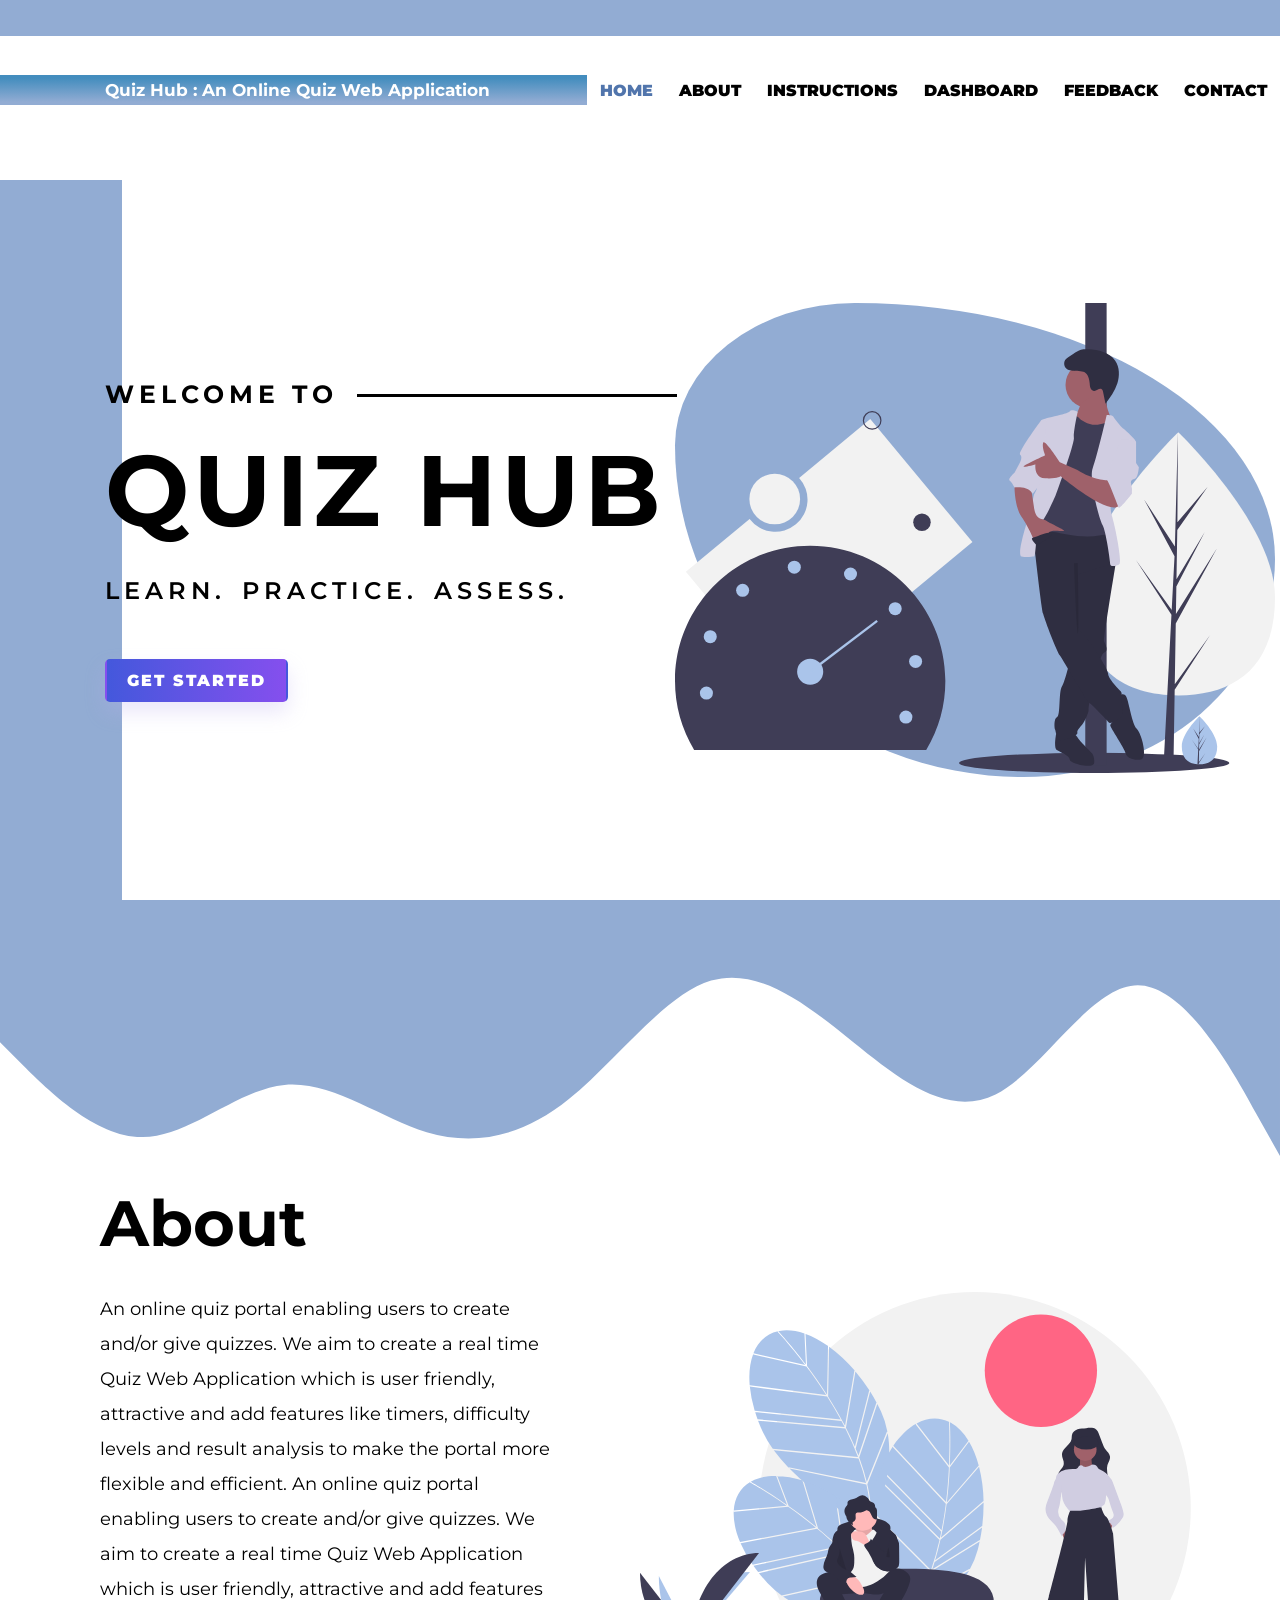
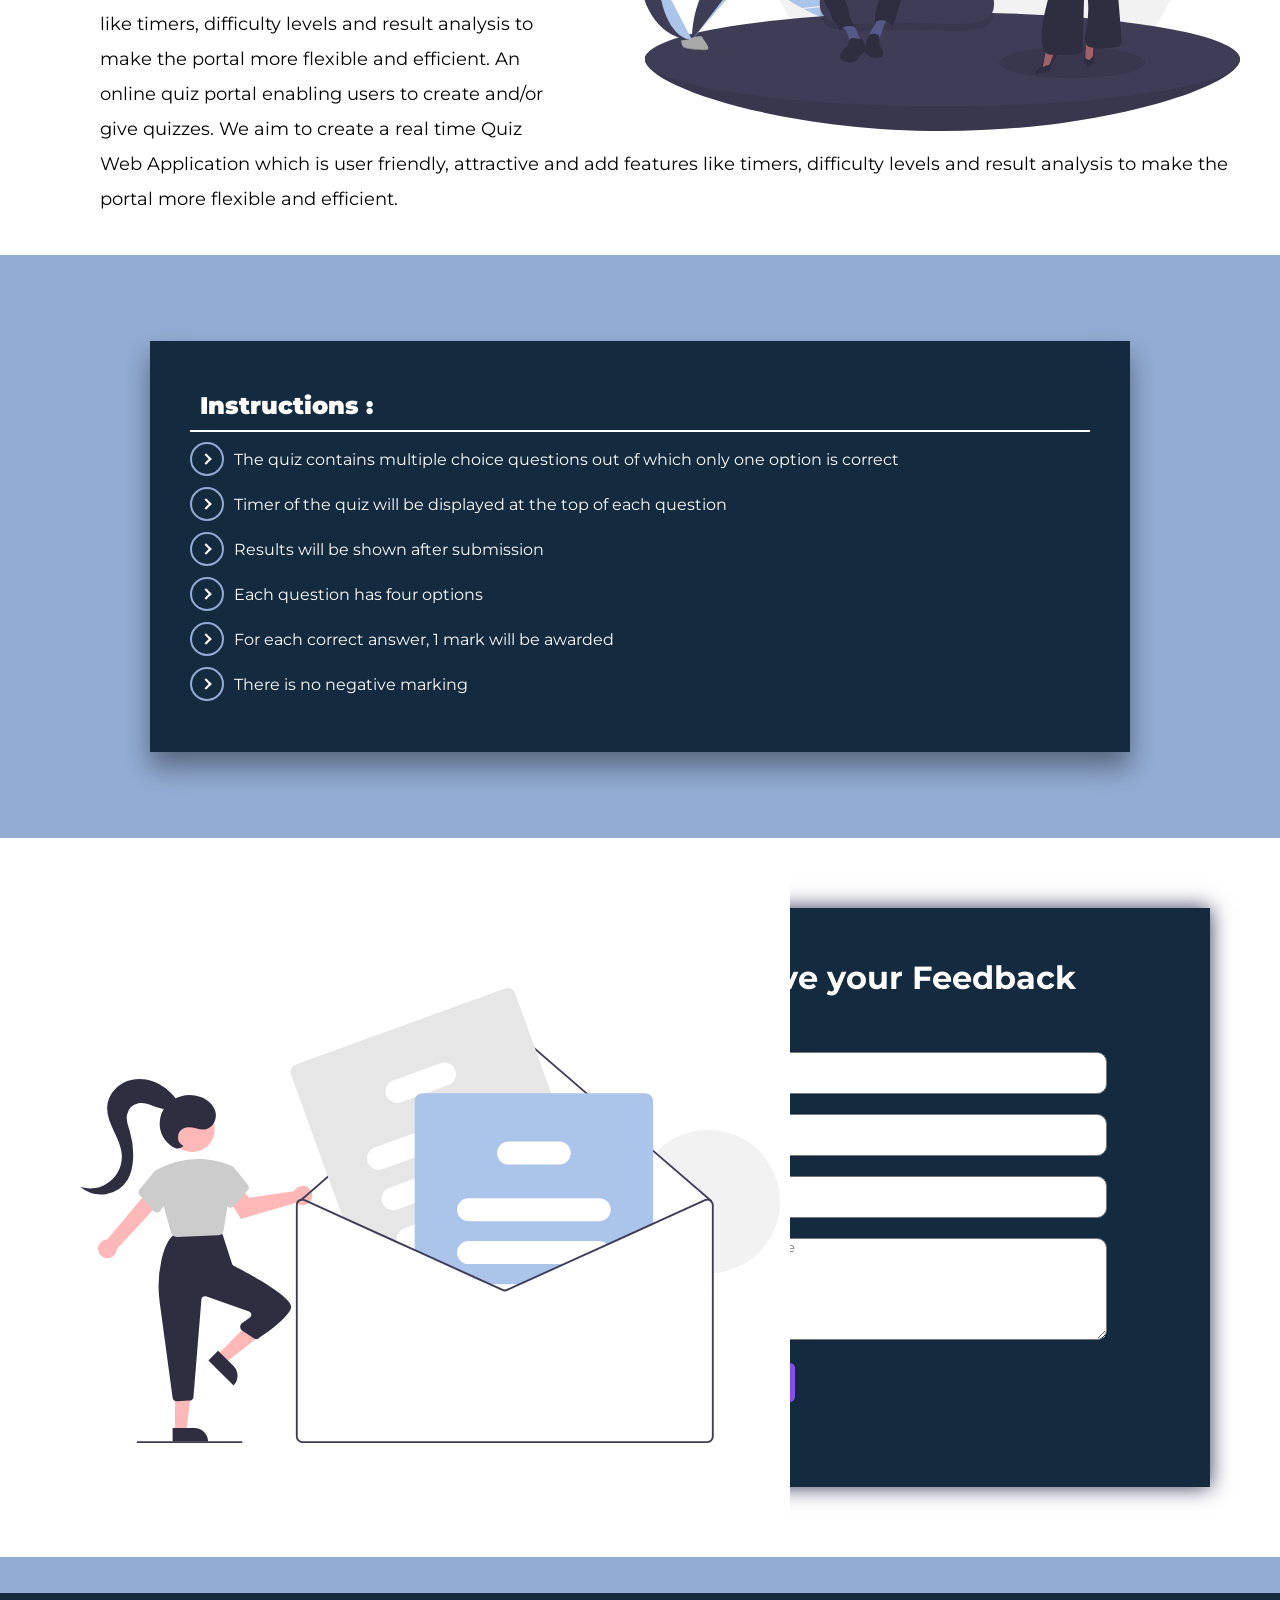
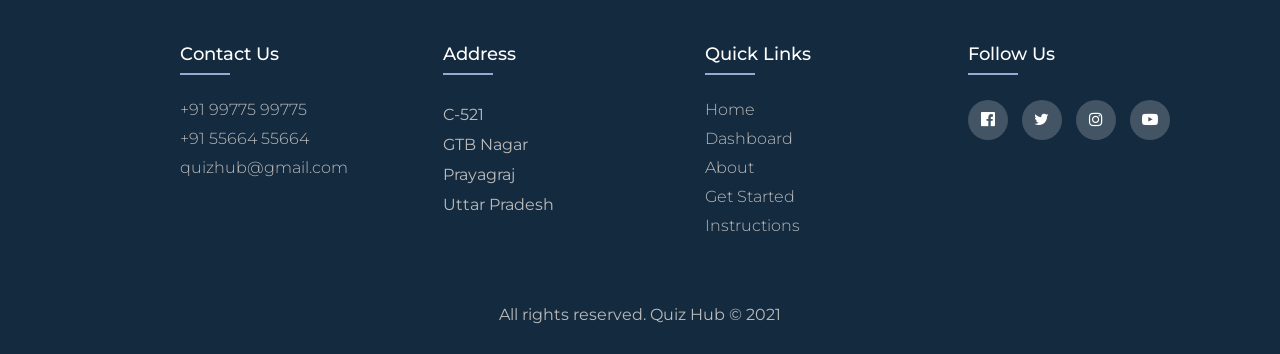
<file: IWP-Quiz/index.html>
<!DOCTYPE html>
<html lang="en">
  <head>
    <meta charset="UTF-8" />
    <meta http-equiv="X-UA-Compatible" content="IE=edge" />
    <meta name="viewport" content="width=device-width, initial-scale=1.0" />
    <title>Document</title>
    <link rel="stylesheet" type="text/css" href="css/style.css" />
    <link rel="preconnect" href="https://fonts.gstatic.com" />
    <link
      href="https://fonts.googleapis.com/css2?family=Montserrat&display=swap"
      rel="stylesheet"
    />
    <link
      rel="stylesheet"
      href="https://cdnjs.cloudflare.com/ajax/libs/font-awesome/4.7.0/css/font-awesome.min.css"
    />
  </head>
  <body>
    <header>
      <section class="navsection">
        <div class="logo">
          <h2>Quiz Hub : An Online Quiz Web Application</h2>
        </div>
        <nav>
          <a href="index.html" target="_blank">Home</a>
          <a href="index.html">About</a>
          <a href="index.html">Instructions</a>
          <a href="index.html">Dashboard</a>
          <a href="index.html">Feedback</a>
          <a href="index.html">Contact</a>
        </nav>
      </section>
      <main>
        <div class="leftside">
          <h4>Welcome to</h4>
          <h1>Quiz Hub</h1>
          <h2>Learn. Practice. Assess.</h2>
          <br />
          <a href="index.html" class="btn">Get Started</a>
        </div>
        <div class="rightside">
          <img src="images/speed_test.svg" alt="speed_test" />
        </div>
      </main>
    </header>
    <div class="curved">
      <svg xmlns="http://www.w3.org/2000/svg" viewBox="0 0 1440 320">
        <path
          fill="#92acd3"
          fill-opacity="1"
          d="M0,160L26.7,186.7C53.3,213,107,267,160,266.7C213.3,267,267,213,320,208C373.3,203,427,245,480,261.3C533.3,277,587,267,640,224C693.3,181,747,107,800,90.7C853.3,75,907,117,960,160C1013.3,203,1067,245,1120,218.7C1173.3,192,1227,96,1280,96C1333.3,96,1387,192,1413,240L1440,288L1440,0L1413.3,0C1386.7,0,1333,0,1280,0C1226.7,0,1173,0,1120,0C1066.7,0,1013,0,960,0C906.7,0,853,0,800,0C746.7,0,693,0,640,0C586.7,0,533,0,480,0C426.7,0,373,0,320,0C266.7,0,213,0,160,0C106.7,0,53,0,27,0L0,0Z"
        ></path>
      </svg>
      <h1>About</h1>
      <p>
        <img src="images/team_work_k80m.svg" alt="speed_test" class="imgshow" />
        An online quiz portal enabling users to create and/or give quizzes. We
        aim to create a real time Quiz Web Application which is user friendly,
        attractive and add features like timers, difficulty levels and result
        analysis to make the portal more flexible and efficient. An online quiz
        portal enabling users to create and/or give quizzes. We aim to create a
        real time Quiz Web Application which is user friendly, attractive and
        add features like timers, difficulty levels and result analysis to make
        the portal more flexible and efficient. An online quiz portal enabling
        users to create and/or give quizzes. We aim to create a real time Quiz
        Web Application which is user friendly, attractive and add features like
        timers, difficulty levels and result analysis to make the portal more
        flexible and efficient.
      </p>
    </div>
    <br /><br />
    <div class="break"></div>
    <div class="instr">
      <div class="container">
        <h2>Instructions :</h2>
        <ul type="disc">
          <li>
            <p>
              The quiz contains multiple choice questions out of which only one
              option is correct
            </p>
          </li>
          <li>
            <p>
              Timer of the quiz will be displayed at the top of each question
            </p>
          </li>
          <li><p>Results will be shown after submission</p></li>
          <li><p>Each question has four options</p></li>
          <li><p>For each correct answer, 1 mark will be awarded</p></li>
          <li><p>There is no negative marking</p></li>
        </ul>
      </div>
    </div>
    <div class="break"></div>
    <img src="images/message_sent_1030.svg" alt="" class="imgfeed" />
    <div class="feed">
      <div class="feedback">
        <h1>Give your Feedback</h1>
        <form>
          <input type="text" class="input-field" placeholder="Your Name" />
          <input type="email" class="input-field" placeholder="Your Email" />
          <input type="text" class="input-field" placeholder="Subject" />
          <textarea
            type="text"
            class="text-field"
            placeholder="Your Message"
          ></textarea>
          <br /><br />
          <a href="" class="btn1">Submit</a>
        </form>
      </div>
    </div>
    <div class="break"></div>
    <div class="foot">
      <footer class="footer">
        <div class="con">
          <div class="row">
            <div class="footer-col">
              <h4>Contact Us</h4>
              <ul>
                <li><a href="#">+91 99775 99775</a></li>
                <li><a href="#">+91 55664 55664</a></li>
                <li><a href="#">quizhub@gmail.com</a></li>
              </ul>
            </div>
            <div class="footer-col">
              <h4>Address</h4>
              <ul>
                <div class="add">
                  C-521 <br />GTB Nagar<br />Prayagraj<br />Uttar Pradesh
                </div>
              </ul>
            </div>
            <div class="footer-col">
              <h4>Quick links</h4>
              <ul>
                <li><a href="#">Home</a></li>
                <li><a href="#">Dashboard</a></li>
                <li><a href="#">About</a></li>
                <li><a href="#">Get Started</a></li>
                <li><a href="#">Instructions</a></li>
              </ul>
            </div>

            <div class="footer-col">
              <h4>Follow Us</h4>
              <div class="social-links">
                <a href="#"
                  ><i class="fa fa-facebook-official" aria-hidden="true"></i
                ></a>
                <a href="#"><i class="fa fa-twitter" aria-hidden="true"></i></a>
                <a href="#"
                  ><i class="fa fa-instagram" aria-hidden="true"></i
                ></a>
                <a href="#"
                  ><i class="fa fa-youtube-play" aria-hidden="true"></i
                ></a>
              </div>
            </div>
          </div>
        </div>
        <p class="copyright">All rights reserved. Quiz Hub © 2021</p>
      </footer>
    </div>
  </body>
</html>
</file>
<file: IWP-Quiz/css/style.css>
* {
  margin: 0;
  padding: 0;
  font-family: "Montserrat", sans-serif;
}
header {
  width: 100%;
  height: 100vh;
  background-image: linear-gradient(to left, #fff 90.5%, #92acd3 20%);
}
.navsection {
  width: 100%;
  height: 20vh;
  background-color: yellow;
  display: flex;
  justify-content: space-around;
  align-items: center;
  background-image: linear-gradient(to top, #fff 80%, #92acd3 20%);
}
.logo {
  width: 50%;
  color: #fff;
  background-image: linear-gradient(#438dbe 10%, #92acd3 90%);
  padding-left: 100px;
  box-sizing: border-box;
}
.logo h2 {
  font-size: 17px;
  padding: 5px;
  animation: move 2s linear infinite;
  animation-direction: alternate;
}
@keyframes move {
  from {
    padding-left: 40px;
  }
  to {
    padding-right: 40px;
  }
}
nav {
  width: 60%;
  display: flex;
  justify-content: space-around;
}
nav a {
  text-decoration: none;
  text-transform: uppercase;
  color: #000;
  font-weight: 900;
  font-size: 16px;
  position: relative;
}
nav a:first-child {
  color: #5175ac;
}
nav a:before {
  content: "";
  position: absolute;
  top: 110%;
  left: 0;
  width: 0;
  height: 2px;
  border-bottom: 3px solid #5175ac;
  transition: all 0.4s linear;
}
nav a:hover:before {
  width: 100%;
}
main {
  height: 80vh;
  display: flex;
  justify-content: space-around;
  align-items: center;
  padding-left: 100px;
}
.rightside {
  border-radius: 30% 70% 42% 58% / 30% 54% 46% 70%;
  background-color: #92acd3;
}

.rightside img {
  max-width: 600px;
  height: auto;
}
.leftside {
  color: #000;
  text-transform: uppercase;
}
.leftside h4 {
  font-size: 25px;
  margin-bottom: 20px;
  position: relative;
  letter-spacing: 5px;
}
.leftside h4:after {
  content: "";
  width: 320px;
  height: 3px;
  position: absolute;
  top: 50%;
  left: 45%;
  background: #000;
}
.leftside h1 {
  margin: top 20px;
  font-size: 100px;
  margin-bottom: 25px;
  letter-spacing: 4px;
}
.leftside h2 {
  margin-bottom: 35px;
  font-weight: 600;
  word-spacing: 4px;
  letter-spacing: 5px;
}
.leftside .btn {
  text-decoration: none;
  font-weight: 900;
  text-align: center;
  padding: 10px 20px;
  cursor: pointer;
  text-transform: uppercase;
  border-radius: 5px;
  display: inline-block;
  margin-right: 50px;
  color: #fff;
  letter-spacing: 2px;
  background-image: linear-gradient(to right, #4458dc 0%, #854fee 100%);
  border: double 2px transparent;
  box-shadow: 0 10px 20px rgba(186, 171, 238, 0.3);
}
.leftside .btn:hover {
  border: 2px solid #4458dc;
  color: #4458dc;
  background-color: #fff;
  box-shadow: none;
  background-image: none;
}
.break {
  width: 100%;
  height: 4vh;
  background-color: #92acd3;
}
.curved {
  background: #ffffff;
  color: black;
  padding: 0;
  margin: 0;
  overflow: hidden;
}
.curved h1 {
  font-size: 4rem;
  display: inline;
  margin-top: 0;
  padding-top: 0;
  padding-left: 100px;
  padding-bottom: 150px;
  padding-right: 700px;
}
.curved p {
  font-size: 18px;
  margin-top: 0;
  padding-top: 30px;
  padding-right: 30px;
  padding-left: 100px;
  line-height: 35px;
}
.curved svg {
  display: block;
}
.imgshow {
  float: right;
  max-width: 600px;
  height: auto;
  margin-right: 10px;
  padding-left: 80px;
  margin-top: 0;
  padding-top: 0;
}
.instr {
  align-items: center;
  background: #92acd3;
  padding-left: 150px;
  padding-right: 150px;
  padding-top: 50px;
  padding-bottom: 50px;
}
.container {
  padding: 40px;
  background: #142a3f;
  box-shadow: 0 15px 25px rgba(0, 0, 0, 0.4);
}
.container h2 {
  color: #fff;
  margin-bottom: 10px;
  display: inline block;
  font-weight: 900;
  border-bottom: 2px solid #fff;
  padding: 10px;
}
.container ul {
  position: relative;
}
.container ul li {
  position: relative;
  list-style: none;
  display: table;
  margin: 10px 0;
  padding-left: 34px;
  padding-right: 5px;
}
.container ul li::before {
  content: "";
  position: absolute;
  top: 0;
  left: 0;
  width: 34px;
  height: 34px;
  background: transparent;
  border-radius: 34px;
  transition: background 0.5s, width 0.5s;
  transition-delay: 0.5s, 0s;
  border: 2px solid #92acd3;
  box-sizing: border-box;
}
.container ul li:hover::before {
  width: 100%;
  background: #92acd3;
  transition-delay: 0s, 0.5s;
}
.container ul li::after {
  content: "";
  position: absolute;
  top: 13px;
  left: 12px;
  width: 6px;
  height: 6px;
  border-top: 2px solid #fff;
  border-right: 2px solid #fff;
  transform: rotate(45deg);
  transition: 0.5s;
  transition-delay: 0s;
}
.container ul li:hover::after {
  left: 24px;
  transition-delay: 0.5s;
  transform: rotate(45deg) scale(1.5);
}
.container ul li p {
  position: relative;
  z-index: 10;
  padding: 5px 10px;
  color: #fff;
  line-height: 25px;
}
.feed {
  align-items: center;
  background: #ffffff;
  padding-right: 50px;
  padding-top: 50px;
  padding-bottom: 50px;
  overflow: hidden;
}
.imgfeed {
  float: left;
  max-width: 700px;
  height: auto;
  margin-right: 10px;
  padding-left: 80px;
  margin-top: 100px;
  padding-top: 50px;
}
.feedback {
  float: right;
  margin: 20px;
  padding: 50px;
  width: 500px;
  background-color: #142a3f;
  box-shadow: 0 0 20px 0 rgb(52, 50, 85);
}
.feedback h1 {
  text-align: center;
  color: #fff;
}
form {
  margin: 35px;
}
.input-field {
  width: 400px;
  height: 40px;
  margin-top: 20px;
  padding-left: 10px;
  border: 1px solid #777;
  border-radius: 10px;
  color: black;
  outline: none;
}
.text-field {
  width: 400px;
  height: 100px;
  margin-top: 20px;
  padding-left: 10px;
  border: 1px solid #777;
  border-radius: 10px;
  outline: none;
  color: black;
}
.btn1 {
  text-decoration: none;
  font-weight: 500;
  text-align: center;
  padding: 10px 20px;
  cursor: pointer;
  border-radius: 5px;
  display: inline-block;
  margin-right: 50px;
  color: #fff;
  background-image: linear-gradient(to right, #4458dc 0%, #854fee 100%);
}
.btn1:hover {
  color: #142a3f;
  background-color: rgb(255, 255, 255);
  box-shadow: none;
  font-weight: 900;
  background-image: none;
}
.con {
  align-items: center;
  max-width: 1170px;
  margin-left: 150px;
  margin-right: 20px;
  margin-top: 20px;
  margin-bottom: 70px;
}
.row {
  display: flex;
}
ul {
  list-style: none;
}
.footer {
  background-color: #142a3f;
  padding: 30px;
}
.footer-col {
  width: 30%;
}
.footer-col h4 {
  font-size: 18px;
  color: #ffffff;
  text-transform: capitalize;
  margin-bottom: 35px;
  font-weight: 500;
  position: relative;
}
.footer-col h4::before {
  content: "";
  position: absolute;
  left: 0;
  bottom: -10px;
  background-color: #92acd3;
  height: 2px;
  box-sizing: border-box;
  width: 50px;
}
.footer-col ul li:not(:last-child) {
  margin-bottom: 10px;
}
.footer-col ul li a {
  font-size: 16px;
  color: #ffffff;
  text-decoration: none;
  font-weight: 300;
  color: #bbbbbb;
  display: block;
  transition: all 0.3s ease;
}
.footer-col ul li a:hover {
  color: #ffffff;
  padding-left: 8px;
}
.footer-col .social-links a {
  display: inline-block;
  height: 40px;
  width: 40px;
  background-color: rgba(255, 255, 255, 0.2);
  margin: 0 10px 10px 0;
  text-align: center;
  line-height: 40px;
  border-radius: 50%;
  color: #ffffff;
  transition: all 0.5s ease;
}
.footer-col .social-links a:hover {
  color: #142a3f;
  background-color: #ffffff;
}
.copyright {
  text-align: center;
  color: #bbbbbb;
}
.add {
  color: #bbbbbb;
  font-size: 16px;
  line-height: 30px;
}
</file>
